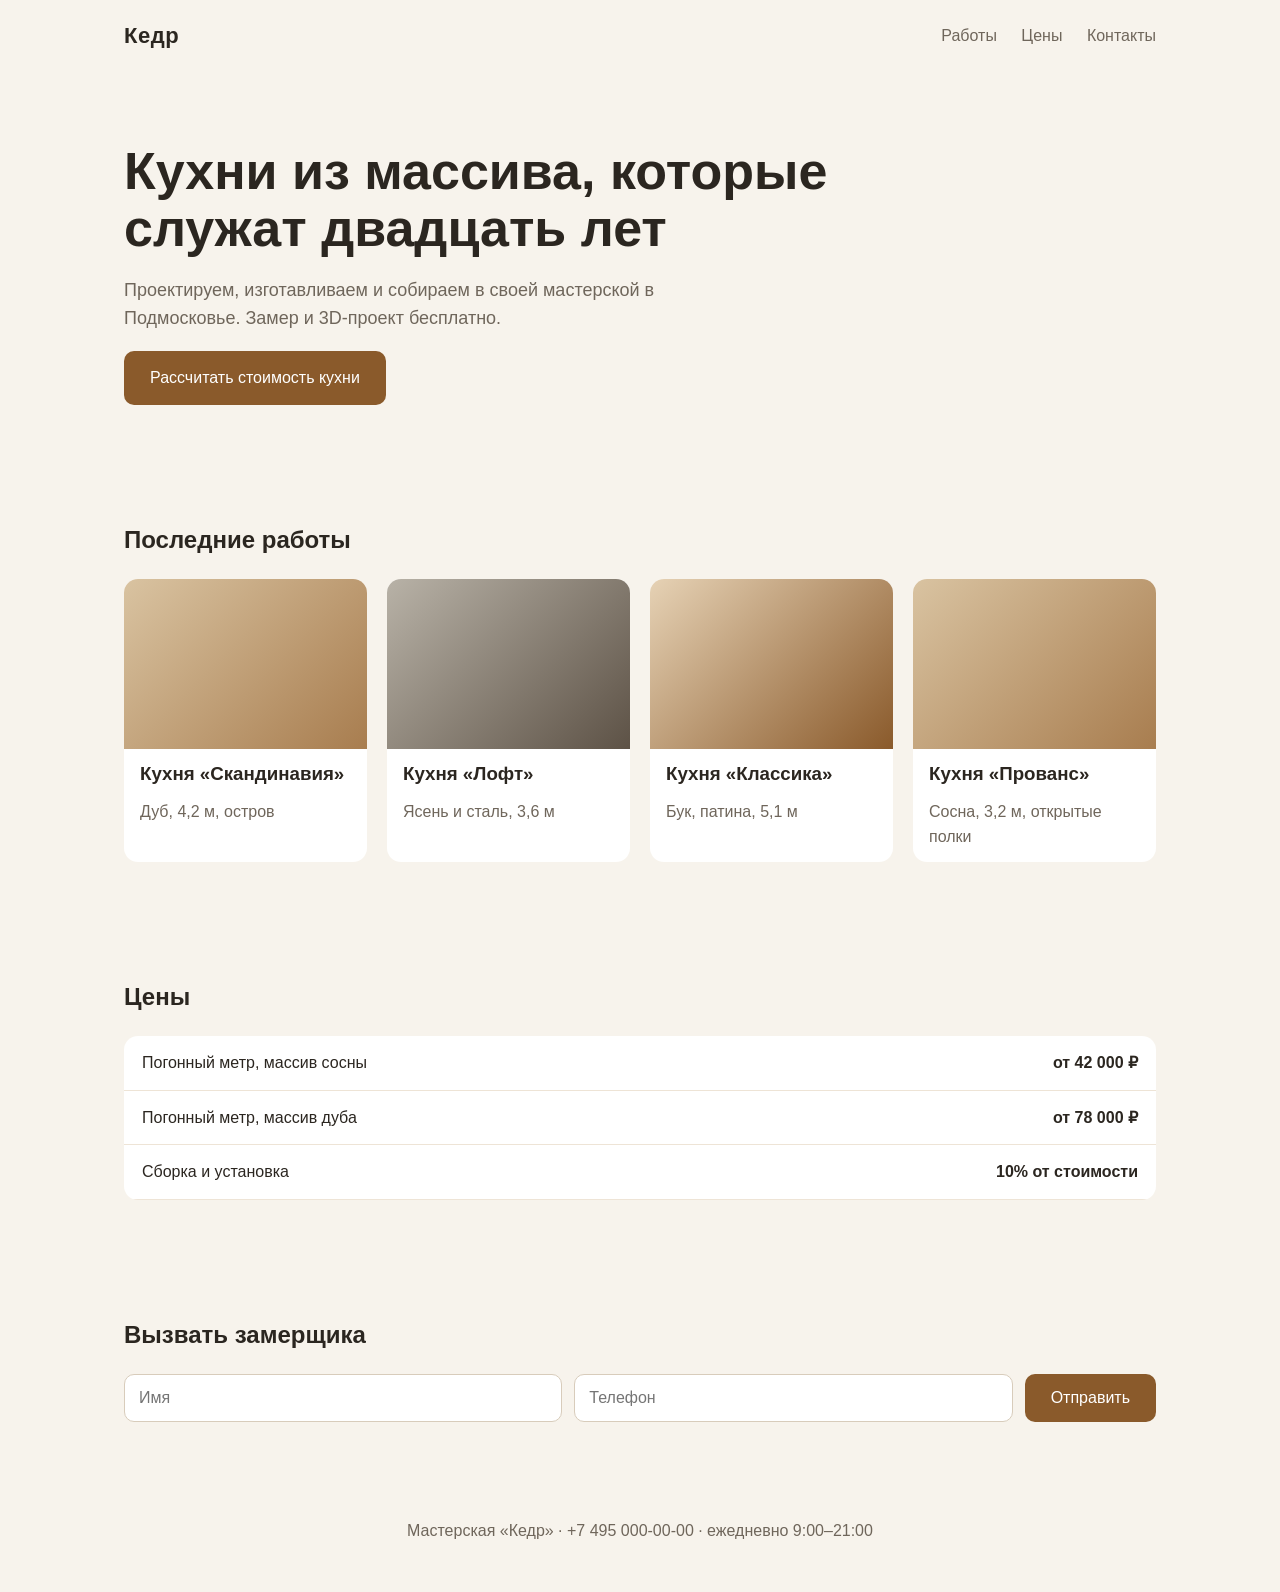
<file: site/index.html>
<!doctype html>
<html lang="ru">
<head>
  <meta charset="utf-8">
  <meta name="viewport" content="width=device-width, initial-scale=1">
  <title>Кедр — кухни на заказ в Москве</title>
  <meta name="description" content="Мастерская «Кедр»: кухни и шкафы из массива на заказ. Замер бесплатно, изготовление от 21 дня.">
  <link rel="stylesheet" href="style.css">
</head>
<body>
  <header class="top">
    <a class="logo" href="index.html">Кедр</a>
    <nav>
      <a href="#works">Работы</a>
      <a href="#price">Цены</a>
      <a href="contacts.html">Контакты</a>
    </nav>
  </header>

  <main>
    <section class="hero">
      <h1>Кухни из массива, которые служат двадцать лет</h1>
      <p>Проектируем, изготавливаем и собираем в своей мастерской в Подмосковье. Замер и 3D-проект бесплатно.</p>
      <a class="btn" href="#order">Рассчитать стоимость кухни</a>
    </section>

    <section id="works" class="works">
      <h2>Последние работы</h2>
      <div class="grid">
        <article class="card"><div class="ph ph1"></div><h3>Кухня «Скандинавия»</h3><p>Дуб, 4,2 м, остров</p></article>
        <article class="card"><div class="ph ph2"></div><h3>Кухня «Лофт»</h3><p>Ясень и сталь, 3,6 м</p></article>
        <article class="card"><div class="ph ph3"></div><h3>Кухня «Классика»</h3><p>Бук, патина, 5,1 м</p></article>
        <article class="card"><div class="ph ph1"></div><h3>Кухня «Прованс»</h3><p>Сосна, 3,2 м, открытые полки</p></article>
      </div>
    </section>

    <section id="price" class="price">
      <h2>Цены</h2>
      <table><tbody>
        <tr><td>Погонный метр, массив сосны</td><td>от 42 000 ₽</td></tr>
        <tr><td>Погонный метр, массив дуба</td><td>от 78 000 ₽</td></tr>
        <tr><td>Сборка и установка</td><td>10% от стоимости</td></tr>
      </tbody></table>
    </section>

    <section id="order" class="order">
      <h2>Вызвать замерщика</h2>
      <form id="order-form" action="#" method="post">
        <input name="name" type="text" placeholder="Имя" required>
        <input name="phone" type="tel" placeholder="Телефон" required>
        <button class="btn" type="submit">Отправить</button>
      </form>
    </section>
  </main>

  <footer class="bottom">
    <p>Мастерская «Кедр» · +7 495 000-00-00 · ежедневно 9:00–21:00</p>
  </footer>
</body>
</html>
</file>
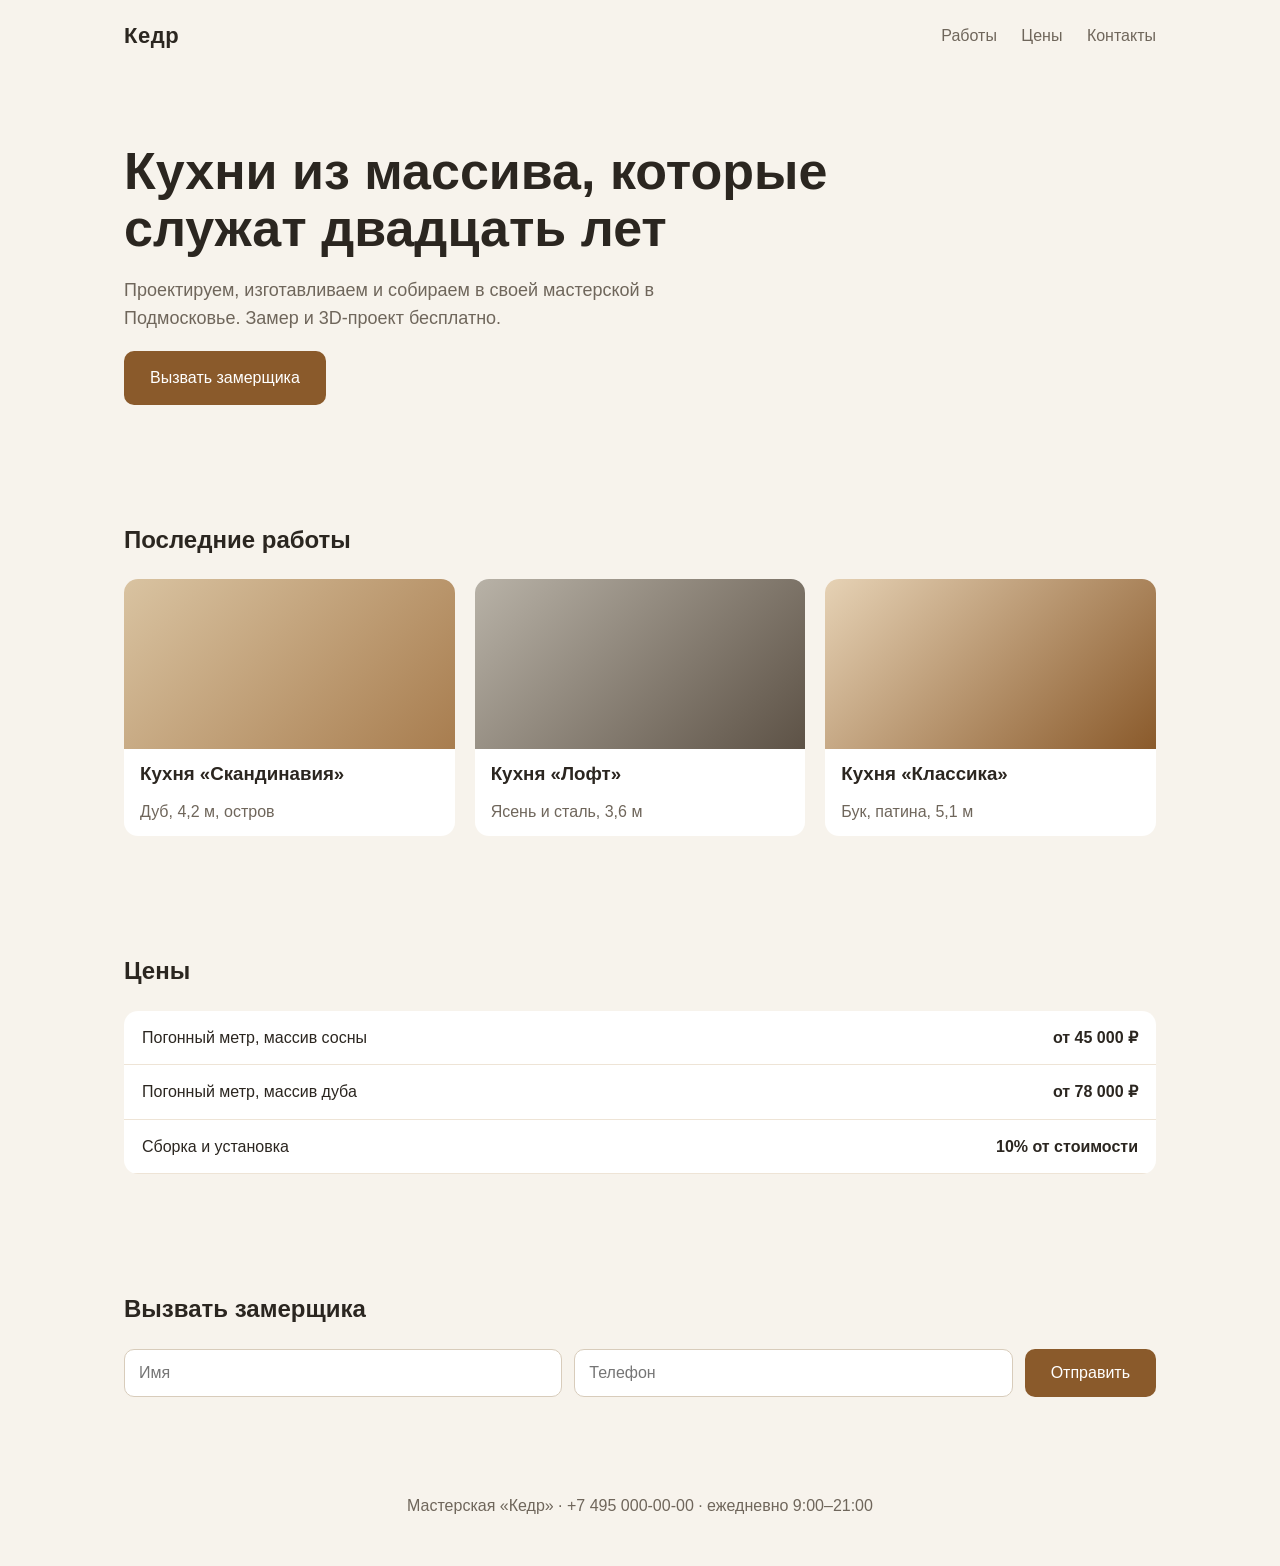
<file: releases/001/files/index.html>
<!doctype html>
<html lang="ru">
<head>
  <meta charset="utf-8">
  <meta name="viewport" content="width=device-width, initial-scale=1">
  <title>Кедр — кухни на заказ в Москве</title>
  <meta name="description" content="Мастерская «Кедр»: кухни и шкафы из массива на заказ. Замер бесплатно, изготовление от 21 дня.">
  <link rel="stylesheet" href="style.css">
</head>
<body>
  <header class="top">
    <a class="logo" href="index.html">Кедр</a>
    <nav>
      <a href="#works">Работы</a>
      <a href="#price">Цены</a>
      <a href="contacts.html">Контакты</a>
    </nav>
  </header>

  <main>
    <section class="hero">
      <h1>Кухни из массива, которые служат двадцать лет</h1>
      <p>Проектируем, изготавливаем и собираем в своей мастерской в Подмосковье. Замер и 3D-проект бесплатно.</p>
      <a class="btn" href="#order">Вызвать замерщика</a>
    </section>

    <section id="works" class="works">
      <h2>Последние работы</h2>
      <div class="grid">
        <article class="card"><div class="ph ph1"></div><h3>Кухня «Скандинавия»</h3><p>Дуб, 4,2 м, остров</p></article>
        <article class="card"><div class="ph ph2"></div><h3>Кухня «Лофт»</h3><p>Ясень и сталь, 3,6 м</p></article>
        <article class="card"><div class="ph ph3"></div><h3>Кухня «Классика»</h3><p>Бук, патина, 5,1 м</p></article>
      </div>
    </section>

    <section id="price" class="price">
      <h2>Цены</h2>
      <table><tbody>
        <tr><td>Погонный метр, массив сосны</td><td>от 45 000 ₽</td></tr>
        <tr><td>Погонный метр, массив дуба</td><td>от 78 000 ₽</td></tr>
        <tr><td>Сборка и установка</td><td>10% от стоимости</td></tr>
      </tbody></table>
    </section>

    <section id="order" class="order">
      <h2>Вызвать замерщика</h2>
      <form id="order-form" action="#" method="post">
        <input name="name" type="text" placeholder="Имя" required>
        <input name="phone" type="tel" placeholder="Телефон" required>
        <button class="btn" type="submit">Отправить</button>
      </form>
    </section>
  </main>

  <footer class="bottom">
    <p>Мастерская «Кедр» · +7 495 000-00-00 · ежедневно 9:00–21:00</p>
  </footer>
</body>
</html>
</file>
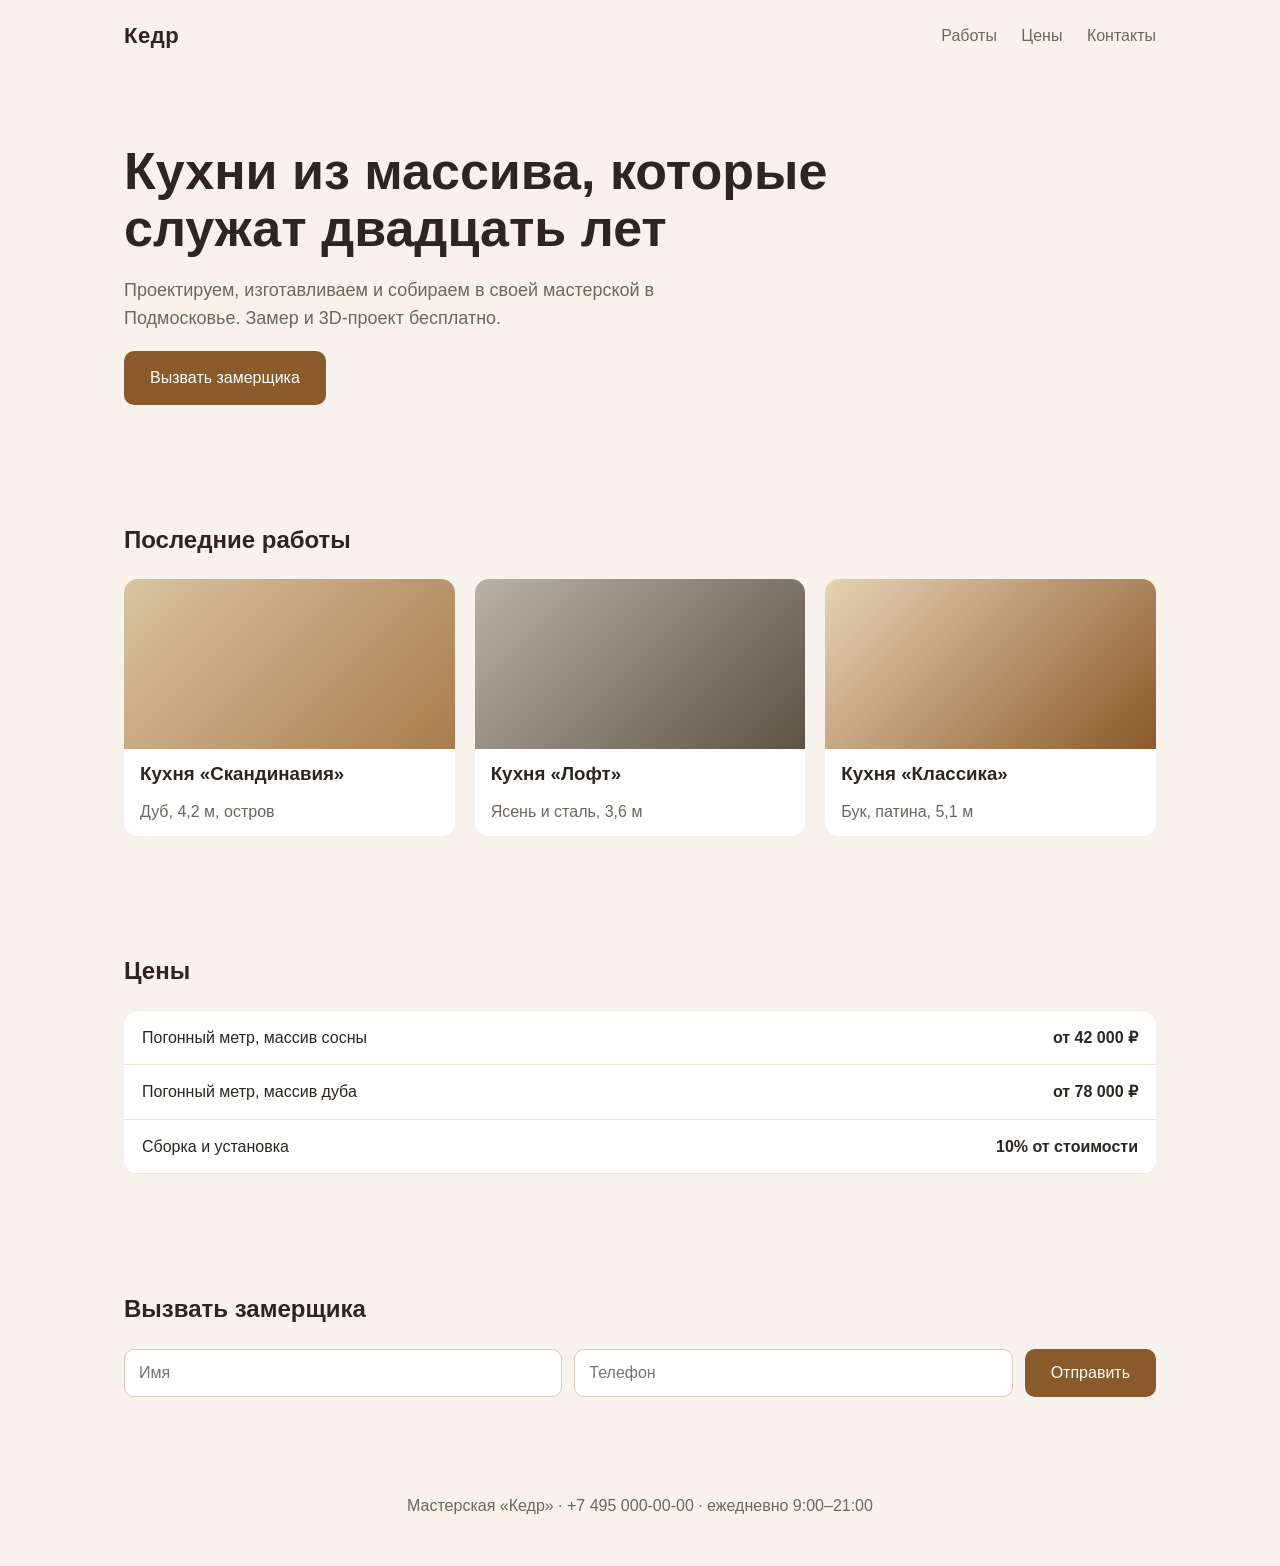
<file: releases/002/files/index.html>
<!doctype html>
<html lang="ru">
<head>
  <meta charset="utf-8">
  <meta name="viewport" content="width=device-width, initial-scale=1">
  <title>Кедр — кухни на заказ в Москве</title>
  <meta name="description" content="Мастерская «Кедр»: кухни и шкафы из массива на заказ. Замер бесплатно, изготовление от 21 дня.">
  <link rel="stylesheet" href="style.css">
</head>
<body>
  <header class="top">
    <a class="logo" href="index.html">Кедр</a>
    <nav>
      <a href="#works">Работы</a>
      <a href="#price">Цены</a>
      <a href="contacts.html">Контакты</a>
    </nav>
  </header>

  <main>
    <section class="hero">
      <h1>Кухни из массива, которые служат двадцать лет</h1>
      <p>Проектируем, изготавливаем и собираем в своей мастерской в Подмосковье. Замер и 3D-проект бесплатно.</p>
      <a class="btn" href="#order">Вызвать замерщика</a>
    </section>

    <section id="works" class="works">
      <h2>Последние работы</h2>
      <div class="grid">
        <article class="card"><div class="ph ph1"></div><h3>Кухня «Скандинавия»</h3><p>Дуб, 4,2 м, остров</p></article>
        <article class="card"><div class="ph ph2"></div><h3>Кухня «Лофт»</h3><p>Ясень и сталь, 3,6 м</p></article>
        <article class="card"><div class="ph ph3"></div><h3>Кухня «Классика»</h3><p>Бук, патина, 5,1 м</p></article>
      </div>
    </section>

    <section id="price" class="price">
      <h2>Цены</h2>
      <table><tbody>
        <tr><td>Погонный метр, массив сосны</td><td>от 42 000 ₽</td></tr>
        <tr><td>Погонный метр, массив дуба</td><td>от 78 000 ₽</td></tr>
        <tr><td>Сборка и установка</td><td>10% от стоимости</td></tr>
      </tbody></table>
    </section>

    <section id="order" class="order">
      <h2>Вызвать замерщика</h2>
      <form id="order-form" action="#" method="post">
        <input name="name" type="text" placeholder="Имя" required>
        <input name="phone" type="tel" placeholder="Телефон" required>
        <button class="btn" type="submit">Отправить</button>
      </form>
    </section>
  </main>

  <footer class="bottom">
    <p>Мастерская «Кедр» · +7 495 000-00-00 · ежедневно 9:00–21:00</p>
  </footer>
</body>
</html>
</file>
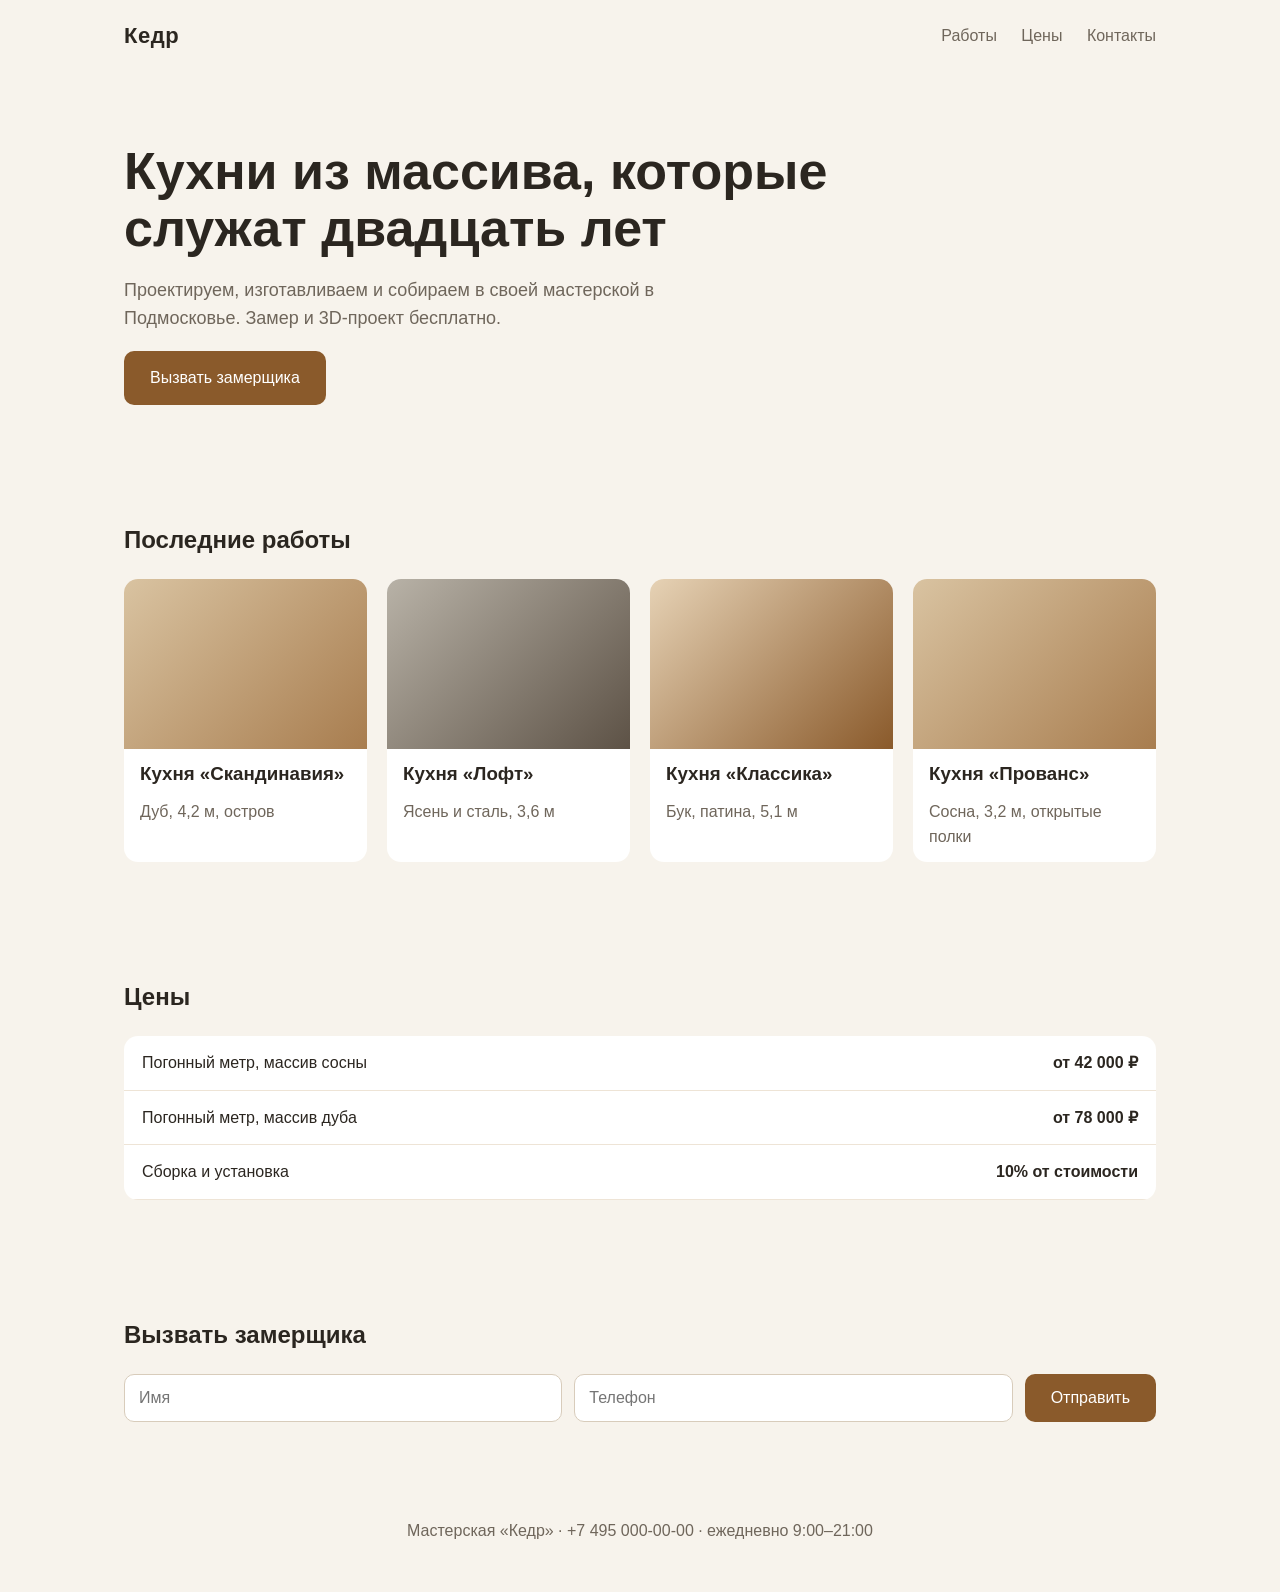
<file: releases/003/files/index.html>
<!doctype html>
<html lang="ru">
<head>
  <meta charset="utf-8">
  <meta name="viewport" content="width=device-width, initial-scale=1">
  <title>Кедр — кухни на заказ в Москве</title>
  <meta name="description" content="Мастерская «Кедр»: кухни и шкафы из массива на заказ. Замер бесплатно, изготовление от 21 дня.">
  <link rel="stylesheet" href="style.css">
</head>
<body>
  <header class="top">
    <a class="logo" href="index.html">Кедр</a>
    <nav>
      <a href="#works">Работы</a>
      <a href="#price">Цены</a>
      <a href="contacts.html">Контакты</a>
    </nav>
  </header>

  <main>
    <section class="hero">
      <h1>Кухни из массива, которые служат двадцать лет</h1>
      <p>Проектируем, изготавливаем и собираем в своей мастерской в Подмосковье. Замер и 3D-проект бесплатно.</p>
      <a class="btn" href="#order">Вызвать замерщика</a>
    </section>

    <section id="works" class="works">
      <h2>Последние работы</h2>
      <div class="grid">
        <article class="card"><div class="ph ph1"></div><h3>Кухня «Скандинавия»</h3><p>Дуб, 4,2 м, остров</p></article>
        <article class="card"><div class="ph ph2"></div><h3>Кухня «Лофт»</h3><p>Ясень и сталь, 3,6 м</p></article>
        <article class="card"><div class="ph ph3"></div><h3>Кухня «Классика»</h3><p>Бук, патина, 5,1 м</p></article>
        <article class="card"><div class="ph ph1"></div><h3>Кухня «Прованс»</h3><p>Сосна, 3,2 м, открытые полки</p></article>
      </div>
    </section>

    <section id="price" class="price">
      <h2>Цены</h2>
      <table><tbody>
        <tr><td>Погонный метр, массив сосны</td><td>от 42 000 ₽</td></tr>
        <tr><td>Погонный метр, массив дуба</td><td>от 78 000 ₽</td></tr>
        <tr><td>Сборка и установка</td><td>10% от стоимости</td></tr>
      </tbody></table>
    </section>

    <section id="order" class="order">
      <h2>Вызвать замерщика</h2>
      <form id="order-form" action="#" method="post">
        <input name="name" type="text" placeholder="Имя" required>
        <input name="phone" type="tel" placeholder="Телефон" required>
        <button class="btn" type="submit">Отправить</button>
      </form>
    </section>
  </main>

  <footer class="bottom">
    <p>Мастерская «Кедр» · +7 495 000-00-00 · ежедневно 9:00–21:00</p>
  </footer>
</body>
</html>
</file>
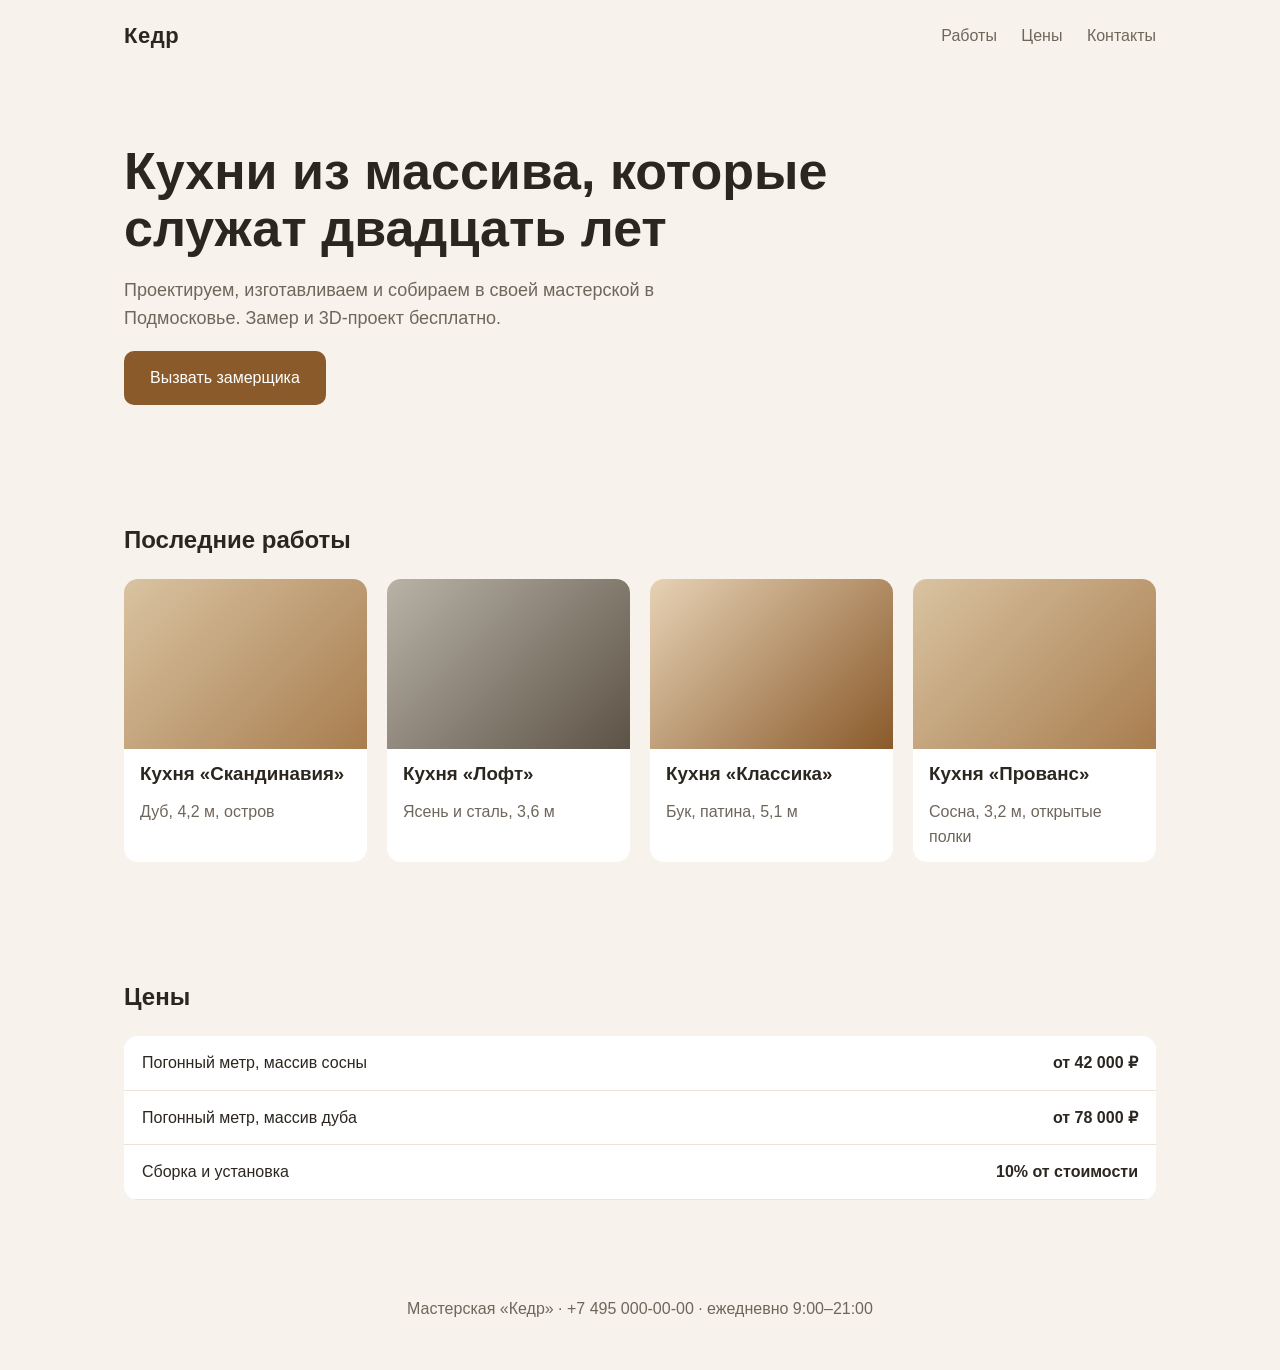
<file: releases/004/files/index.html>
<!doctype html>
<html lang="ru">
<head>
  <meta charset="utf-8">
  <meta name="viewport" content="width=device-width, initial-scale=1">
  <title>Кедр — кухни на заказ в Москве</title>
  <meta name="description" content="Мастерская «Кедр»: кухни и шкафы из массива на заказ. Замер бесплатно, изготовление от 21 дня.">
  <link rel="stylesheet" href="style.css">
</head>
<body>
  <header class="top">
    <a class="logo" href="index.html">Кедр</a>
    <nav>
      <a href="#works">Работы</a>
      <a href="#price">Цены</a>
      <a href="contacts.html">Контакты</a>
    </nav>
  </header>

  <main>
    <section class="hero">
      <h1>Кухни из массива, которые служат двадцать лет</h1>
      <p>Проектируем, изготавливаем и собираем в своей мастерской в Подмосковье. Замер и 3D-проект бесплатно.</p>
      <a class="btn" href="#order">Вызвать замерщика</a>
    </section>

    <section id="works" class="works">
      <h2>Последние работы</h2>
      <div class="grid">
        <article class="card"><div class="ph ph1"></div><h3>Кухня «Скандинавия»</h3><p>Дуб, 4,2 м, остров</p></article>
        <article class="card"><div class="ph ph2"></div><h3>Кухня «Лофт»</h3><p>Ясень и сталь, 3,6 м</p></article>
        <article class="card"><div class="ph ph3"></div><h3>Кухня «Классика»</h3><p>Бук, патина, 5,1 м</p></article>
        <article class="card"><div class="ph ph1"></div><h3>Кухня «Прованс»</h3><p>Сосна, 3,2 м, открытые полки</p></article>
      </div>
    </section>

    <section id="price" class="price">
      <h2>Цены</h2>
      <table><tbody>
        <tr><td>Погонный метр, массив сосны</td><td>от 42 000 ₽</td></tr>
        <tr><td>Погонный метр, массив дуба</td><td>от 78 000 ₽</td></tr>
        <tr><td>Сборка и установка</td><td>10% от стоимости</td></tr>
      </tbody></table>
    </section>
  </main>

  <footer class="bottom">
    <p>Мастерская «Кедр» · +7 495 000-00-00 · ежедневно 9:00–21:00</p>
  </footer>
</body>
</html>
</file>
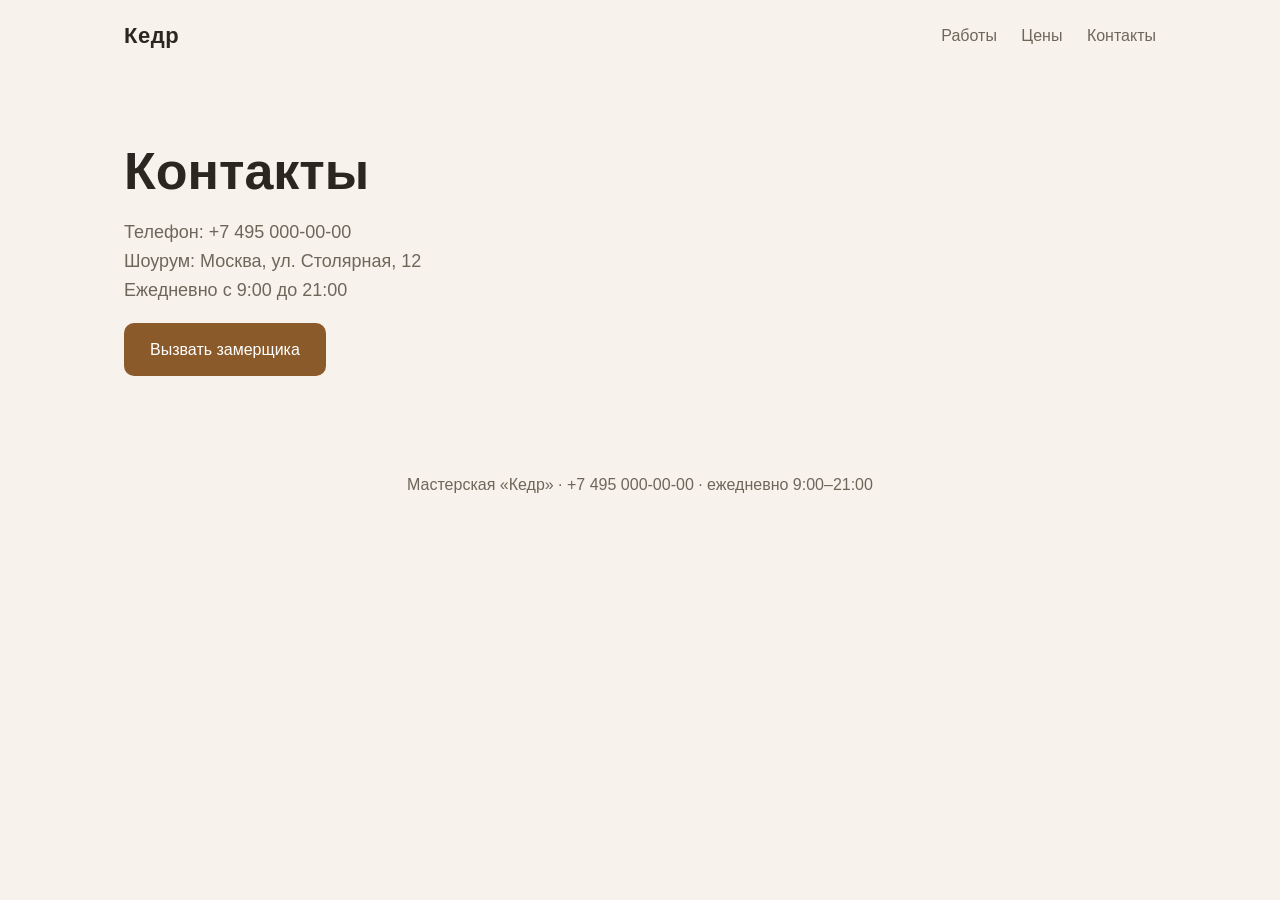
<file: site/contacts.html>
<!doctype html>
<html lang="ru">
<head>
  <meta charset="utf-8">
  <meta name="viewport" content="width=device-width, initial-scale=1">
  <title>Контакты — мастерская Кедр</title>
  <link rel="stylesheet" href="style.css">
</head>
<body>
  <header class="top">
    <a class="logo" href="index.html">Кедр</a>
    <nav>
      <a href="index.html#works">Работы</a>
      <a href="index.html#price">Цены</a>
      <a href="contacts.html">Контакты</a>
    </nav>
  </header>

  <main>
    <section class="hero">
      <h1>Контакты</h1>
      <p>Телефон: +7 495 000-00-00<br>Шоурум: Москва, ул. Столярная, 12<br>Ежедневно с 9:00 до 21:00</p>
      <a class="btn" href="index.html#order">Вызвать замерщика</a>
    </section>
  </main>

  <footer class="bottom">
    <p>Мастерская «Кедр» · +7 495 000-00-00 · ежедневно 9:00–21:00</p>
  </footer>
</body>
</html>
</file>
<file: site/style.css>
:root { --bg: #f7f3ec; --ink: #2b2620; --muted: #6f665b; --accent: #8a5a2b; --card: #fff; }
* { box-sizing: border-box; }
body { margin: 0; font: 16px/1.6 -apple-system, "Segoe UI", Roboto, sans-serif; background: var(--bg); color: var(--ink); }
a { color: inherit; }
.top { display: flex; justify-content: space-between; align-items: center; padding: 18px 24px; max-width: 1080px; margin: 0 auto; }
.logo { font-weight: 800; font-size: 22px; text-decoration: none; letter-spacing: .5px; }
nav a { margin-left: 20px; text-decoration: none; color: var(--muted); }
nav a:hover { color: var(--ink); }
main { max-width: 1080px; margin: 0 auto; padding: 0 24px; }
section { padding: 48px 0; }
.hero h1 { font-size: clamp(30px, 5vw, 52px); line-height: 1.1; margin: 24px 0 16px; max-width: 760px; }
.hero p { color: var(--muted); font-size: 18px; max-width: 600px; }
.btn { display: inline-block; background: var(--accent); color: #fff; border: 0; padding: 14px 26px; border-radius: 10px; font-size: 16px; text-decoration: none; cursor: pointer; }
.grid { display: grid; grid-template-columns: repeat(auto-fit, minmax(240px, 1fr)); gap: 20px; }
.card { background: var(--card); border-radius: 14px; overflow: hidden; padding-bottom: 12px; }
.card h3, .card p { margin: 10px 16px 0; }
.card p { color: var(--muted); }
.ph { height: 170px; }
.ph1 { background: linear-gradient(135deg, #d9c3a1, #a87d4f); }
.ph2 { background: linear-gradient(135deg, #b8b2a7, #5d5246); }
.ph3 { background: linear-gradient(135deg, #e6d2b5, #8a5a2b); }
table { width: 100%; border-collapse: collapse; background: var(--card); border-radius: 14px; overflow: hidden; }
td { padding: 14px 18px; border-bottom: 1px solid #eee4d6; }
td:last-child { text-align: right; font-weight: 600; }
form { display: flex; gap: 12px; flex-wrap: wrap; }
input { flex: 1 1 200px; padding: 14px; border: 1px solid #d8ccbb; border-radius: 10px; font-size: 16px; }
.bottom { text-align: center; color: var(--muted); padding: 32px 24px; }
</file>
<file: releases/001/files/style.css>
:root { --bg: #f7f3ec; --ink: #2b2620; --muted: #6f665b; --accent: #8a5a2b; --card: #fff; }
* { box-sizing: border-box; }
body { margin: 0; font: 16px/1.6 -apple-system, "Segoe UI", Roboto, sans-serif; background: var(--bg); color: var(--ink); }
a { color: inherit; }
.top { display: flex; justify-content: space-between; align-items: center; padding: 18px 24px; max-width: 1080px; margin: 0 auto; }
.logo { font-weight: 800; font-size: 22px; text-decoration: none; letter-spacing: .5px; }
nav a { margin-left: 20px; text-decoration: none; color: var(--muted); }
nav a:hover { color: var(--ink); }
main { max-width: 1080px; margin: 0 auto; padding: 0 24px; }
section { padding: 48px 0; }
.hero h1 { font-size: clamp(30px, 5vw, 52px); line-height: 1.1; margin: 24px 0 16px; max-width: 760px; }
.hero p { color: var(--muted); font-size: 18px; max-width: 600px; }
.btn { display: inline-block; background: var(--accent); color: #fff; border: 0; padding: 14px 26px; border-radius: 10px; font-size: 16px; text-decoration: none; cursor: pointer; }
.grid { display: grid; grid-template-columns: repeat(auto-fit, minmax(240px, 1fr)); gap: 20px; }
.card { background: var(--card); border-radius: 14px; overflow: hidden; padding-bottom: 12px; }
.card h3, .card p { margin: 10px 16px 0; }
.card p { color: var(--muted); }
.ph { height: 170px; }
.ph1 { background: linear-gradient(135deg, #d9c3a1, #a87d4f); }
.ph2 { background: linear-gradient(135deg, #b8b2a7, #5d5246); }
.ph3 { background: linear-gradient(135deg, #e6d2b5, #8a5a2b); }
table { width: 100%; border-collapse: collapse; background: var(--card); border-radius: 14px; overflow: hidden; }
td { padding: 14px 18px; border-bottom: 1px solid #eee4d6; }
td:last-child { text-align: right; font-weight: 600; }
form { display: flex; gap: 12px; flex-wrap: wrap; }
input { flex: 1 1 200px; padding: 14px; border: 1px solid #d8ccbb; border-radius: 10px; font-size: 16px; }
.bottom { text-align: center; color: var(--muted); padding: 32px 24px; }
</file>
<file: releases/002/files/style.css>
:root { --bg: #f7f3ec; --ink: #2b2620; --muted: #6f665b; --accent: #8a5a2b; --card: #fff; }
* { box-sizing: border-box; }
body { margin: 0; font: 16px/1.6 -apple-system, "Segoe UI", Roboto, sans-serif; background: var(--bg); color: var(--ink); }
a { color: inherit; }
.top { display: flex; justify-content: space-between; align-items: center; padding: 18px 24px; max-width: 1080px; margin: 0 auto; }
.logo { font-weight: 800; font-size: 22px; text-decoration: none; letter-spacing: .5px; }
nav a { margin-left: 20px; text-decoration: none; color: var(--muted); }
nav a:hover { color: var(--ink); }
main { max-width: 1080px; margin: 0 auto; padding: 0 24px; }
section { padding: 48px 0; }
.hero h1 { font-size: clamp(30px, 5vw, 52px); line-height: 1.1; margin: 24px 0 16px; max-width: 760px; }
.hero p { color: var(--muted); font-size: 18px; max-width: 600px; }
.btn { display: inline-block; background: var(--accent); color: #fff; border: 0; padding: 14px 26px; border-radius: 10px; font-size: 16px; text-decoration: none; cursor: pointer; }
.grid { display: grid; grid-template-columns: repeat(auto-fit, minmax(240px, 1fr)); gap: 20px; }
.card { background: var(--card); border-radius: 14px; overflow: hidden; padding-bottom: 12px; }
.card h3, .card p { margin: 10px 16px 0; }
.card p { color: var(--muted); }
.ph { height: 170px; }
.ph1 { background: linear-gradient(135deg, #d9c3a1, #a87d4f); }
.ph2 { background: linear-gradient(135deg, #b8b2a7, #5d5246); }
.ph3 { background: linear-gradient(135deg, #e6d2b5, #8a5a2b); }
table { width: 100%; border-collapse: collapse; background: var(--card); border-radius: 14px; overflow: hidden; }
td { padding: 14px 18px; border-bottom: 1px solid #eee4d6; }
td:last-child { text-align: right; font-weight: 600; }
form { display: flex; gap: 12px; flex-wrap: wrap; }
input { flex: 1 1 200px; padding: 14px; border: 1px solid #d8ccbb; border-radius: 10px; font-size: 16px; }
.bottom { text-align: center; color: var(--muted); padding: 32px 24px; }
</file>
<file: releases/003/files/style.css>
:root { --bg: #f7f3ec; --ink: #2b2620; --muted: #6f665b; --accent: #8a5a2b; --card: #fff; }
* { box-sizing: border-box; }
body { margin: 0; font: 16px/1.6 -apple-system, "Segoe UI", Roboto, sans-serif; background: var(--bg); color: var(--ink); }
a { color: inherit; }
.top { display: flex; justify-content: space-between; align-items: center; padding: 18px 24px; max-width: 1080px; margin: 0 auto; }
.logo { font-weight: 800; font-size: 22px; text-decoration: none; letter-spacing: .5px; }
nav a { margin-left: 20px; text-decoration: none; color: var(--muted); }
nav a:hover { color: var(--ink); }
main { max-width: 1080px; margin: 0 auto; padding: 0 24px; }
section { padding: 48px 0; }
.hero h1 { font-size: clamp(30px, 5vw, 52px); line-height: 1.1; margin: 24px 0 16px; max-width: 760px; }
.hero p { color: var(--muted); font-size: 18px; max-width: 600px; }
.btn { display: inline-block; background: var(--accent); color: #fff; border: 0; padding: 14px 26px; border-radius: 10px; font-size: 16px; text-decoration: none; cursor: pointer; }
.grid { display: grid; grid-template-columns: repeat(auto-fit, minmax(240px, 1fr)); gap: 20px; }
.card { background: var(--card); border-radius: 14px; overflow: hidden; padding-bottom: 12px; }
.card h3, .card p { margin: 10px 16px 0; }
.card p { color: var(--muted); }
.ph { height: 170px; }
.ph1 { background: linear-gradient(135deg, #d9c3a1, #a87d4f); }
.ph2 { background: linear-gradient(135deg, #b8b2a7, #5d5246); }
.ph3 { background: linear-gradient(135deg, #e6d2b5, #8a5a2b); }
table { width: 100%; border-collapse: collapse; background: var(--card); border-radius: 14px; overflow: hidden; }
td { padding: 14px 18px; border-bottom: 1px solid #eee4d6; }
td:last-child { text-align: right; font-weight: 600; }
form { display: flex; gap: 12px; flex-wrap: wrap; }
input { flex: 1 1 200px; padding: 14px; border: 1px solid #d8ccbb; border-radius: 10px; font-size: 16px; }
.bottom { text-align: center; color: var(--muted); padding: 32px 24px; }
</file>
<file: releases/004/files/style.css>
:root { --bg: #f7f3ec; --ink: #2b2620; --muted: #6f665b; --accent: #8a5a2b; --card: #fff; }
* { box-sizing: border-box; }
body { margin: 0; font: 16px/1.6 -apple-system, "Segoe UI", Roboto, sans-serif; background: var(--bg); color: var(--ink); }
a { color: inherit; }
.top { display: flex; justify-content: space-between; align-items: center; padding: 18px 24px; max-width: 1080px; margin: 0 auto; }
.logo { font-weight: 800; font-size: 22px; text-decoration: none; letter-spacing: .5px; }
nav a { margin-left: 20px; text-decoration: none; color: var(--muted); }
nav a:hover { color: var(--ink); }
main { max-width: 1080px; margin: 0 auto; padding: 0 24px; }
section { padding: 48px 0; }
.hero h1 { font-size: clamp(30px, 5vw, 52px); line-height: 1.1; margin: 24px 0 16px; max-width: 760px; }
.hero p { color: var(--muted); font-size: 18px; max-width: 600px; }
.btn { display: inline-block; background: var(--accent); color: #fff; border: 0; padding: 14px 26px; border-radius: 10px; font-size: 16px; text-decoration: none; cursor: pointer; }
.grid { display: grid; grid-template-columns: repeat(auto-fit, minmax(240px, 1fr)); gap: 20px; }
.card { background: var(--card); border-radius: 14px; overflow: hidden; padding-bottom: 12px; }
.card h3, .card p { margin: 10px 16px 0; }
.card p { color: var(--muted); }
.ph { height: 170px; }
.ph1 { background: linear-gradient(135deg, #d9c3a1, #a87d4f); }
.ph2 { background: linear-gradient(135deg, #b8b2a7, #5d5246); }
.ph3 { background: linear-gradient(135deg, #e6d2b5, #8a5a2b); }
table { width: 100%; border-collapse: collapse; background: var(--card); border-radius: 14px; overflow: hidden; }
td { padding: 14px 18px; border-bottom: 1px solid #eee4d6; }
td:last-child { text-align: right; font-weight: 600; }
form { display: flex; gap: 12px; flex-wrap: wrap; }
input { flex: 1 1 200px; padding: 14px; border: 1px solid #d8ccbb; border-radius: 10px; font-size: 16px; }
.bottom { text-align: center; color: var(--muted); padding: 32px 24px; }
</file>
